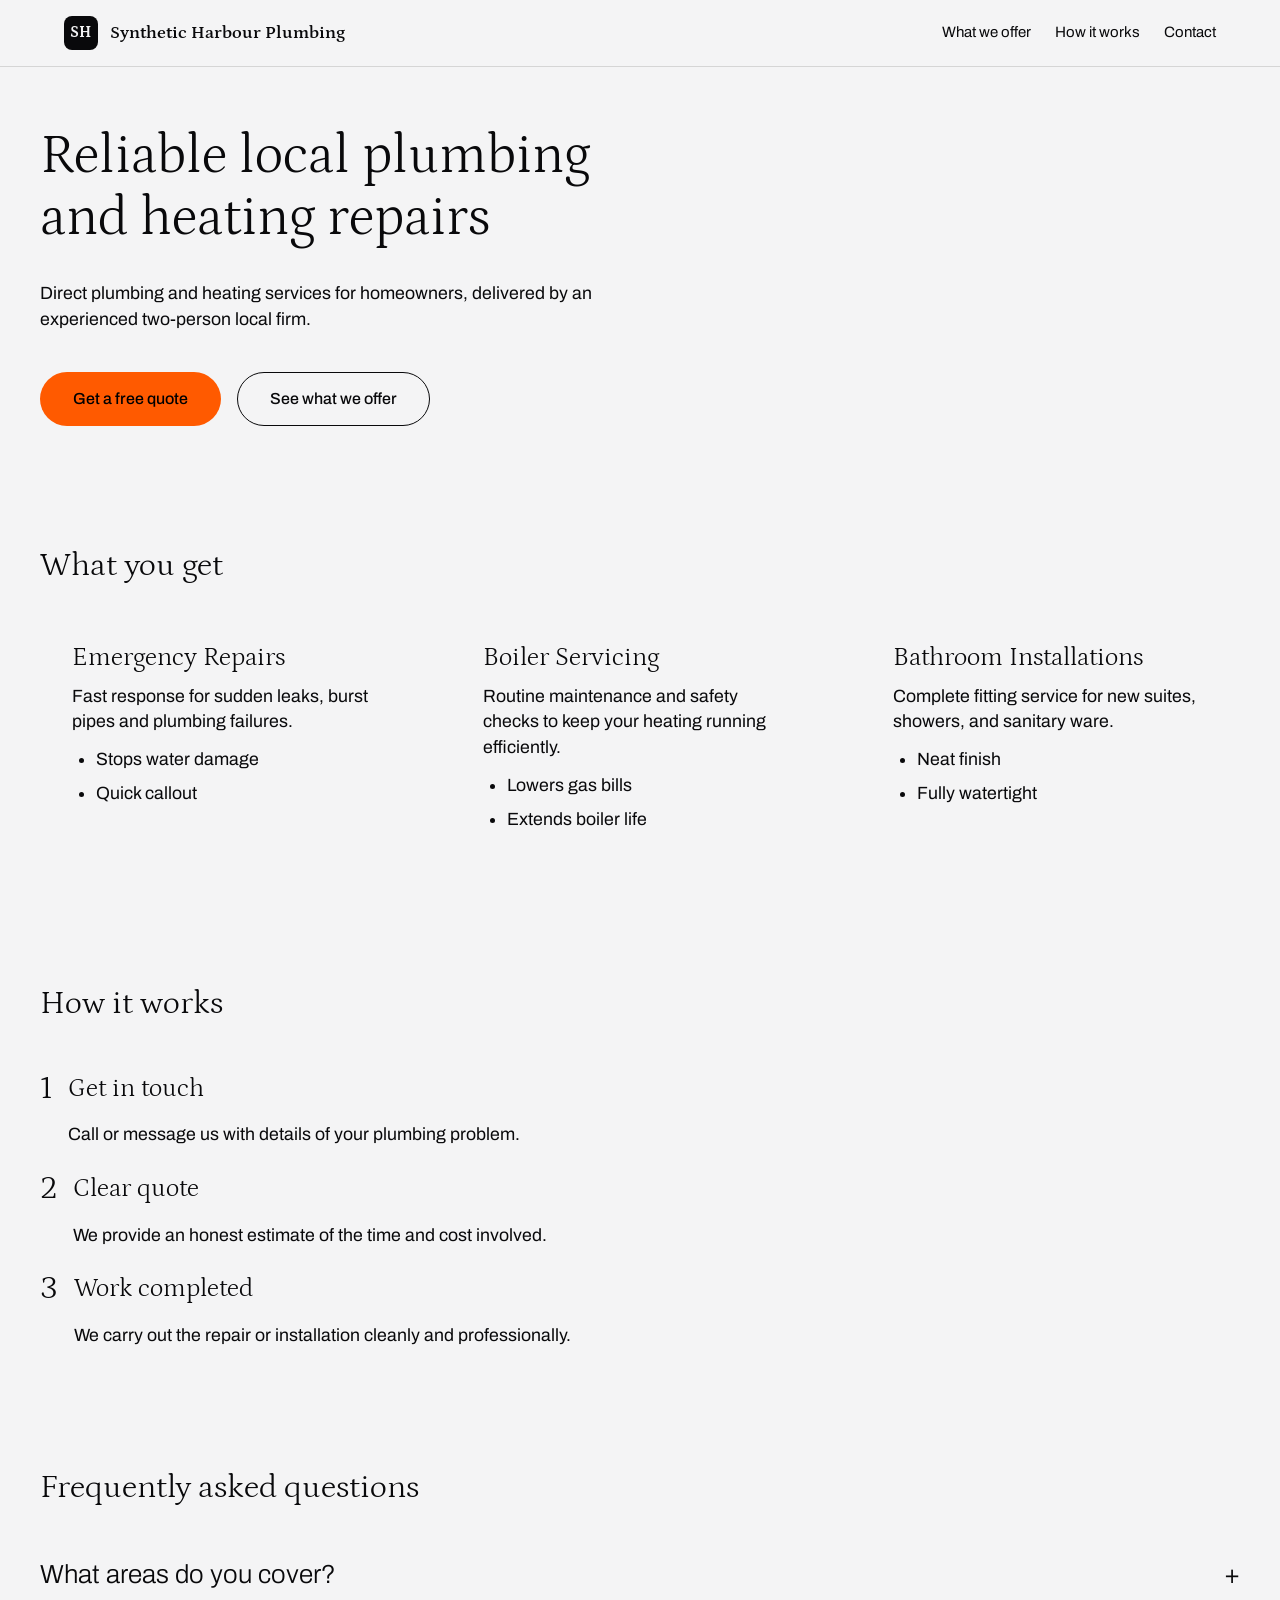
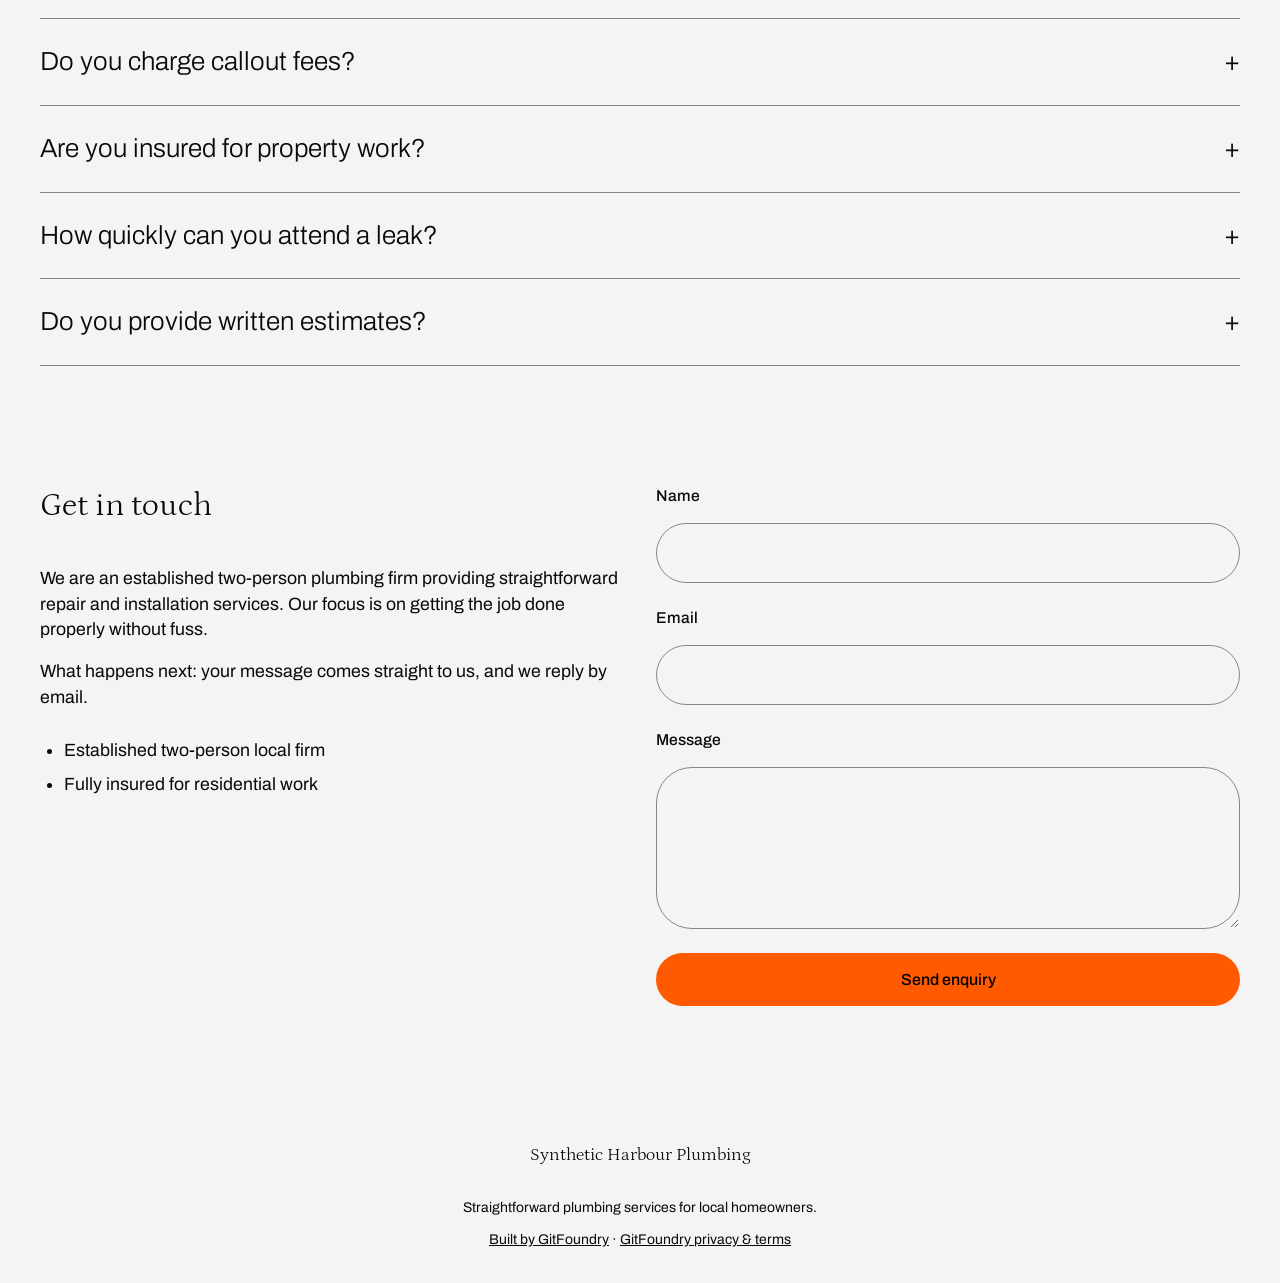
<file: index.html>
<!DOCTYPE html>
<html lang="en">
<head>
  <meta charset="UTF-8">
  <meta name="viewport" content="width=device-width, initial-scale=1.0">
  <title>Synthetic Harbour Plumbing — Reliable local plumbing and heating repairs</title>
  <meta name="description" content="Synthetic Harbour Plumbing provides reliable local plumbing and heating repairs, boiler servicing and installations for homeowners. Get a free quote today.">
  <link rel="icon" href="favicon.svg" type="image/svg+xml">
  <link href="https://fonts.googleapis.com/css2?family=Petrona:wght@100..900&family=Archivo:wght@300..700&display=swap" rel="stylesheet">
  <link rel="stylesheet" href="styles.css">
  <noscript><style>
  .menu-toggle { display: none !important; }
  </style></noscript>
  <meta property="og:title" content="Synthetic Harbour Plumbing">
  <meta property="og:description" content="Synthetic Harbour Plumbing provides reliable local plumbing and heating repairs, boiler servicing and installations for homeowners. Get a free quote today.">
  <meta property="og:image" content="og-image.png">
  <meta property="og:url" content="index.html">
  <meta property="og:type" content="website">
  <meta name="twitter:card" content="summary_large_image">
  <script type="application/ld+json">{"@context":"https://schema.org","@type":"ProfessionalService","name":"Synthetic Harbour Plumbing","description":"We are an established two-person plumbing firm providing straightforward repair and installation services. Our focus is on getting the job done properly without fuss."}</script>
</head>
<body>
<a class="skip-link" href="#main">Skip to content</a>
<header class="site-header" data-mobile-nav-open="false">
  <div class="site-header__inner">
    <a class="brand" href="index.html">
      <span class="brand__mark" aria-hidden="true">SH</span>
      <span class="brand__wordmark">Synthetic Harbour Plumbing</span>
    </a>
    <button type="button" class="menu-toggle" data-mobile-nav-toggle aria-controls="primary-nav" aria-expanded="false" aria-label="Toggle navigation">
      <span class="menu-toggle__bar" aria-hidden="true"></span>
      <span class="menu-toggle__bar" aria-hidden="true"></span>
      <span class="menu-toggle__bar" aria-hidden="true"></span>
    </button>
    <nav class="primary-nav" id="primary-nav" aria-label="Primary">
      <a href="#features-grid">What we offer</a>
      <a href="#process-steps">How it works</a>
      <a href="#contact-block">Contact</a>
    </nav>
  </div>
</header>

<main id="main">
<section data-section="hero-split" data-surface="dominant" id="hero-split" class="hero-split">
  <div class="container hero-split__inner">
    <div class="hero-split__text">
      <h1 class="hero-split__headline">Reliable local plumbing and heating repairs</h1>
      <p class="hero-split__sub">Direct plumbing and heating services for homeowners, delivered by an experienced two-person local firm.</p>
      <div class="hero-split__ctas">
        <a href="#contact" class="btn btn--primary">Get a free quote</a>
        <a href="#features-grid" class="btn btn--ghost">See what we offer</a>
      </div>
    </div>

  </div>
</section>
<section data-section="features-grid" data-surface="dominant" id="features-grid" class="features-grid">
  <div class="container">
    <h2 class="features-grid__title">What you get</h2>
    <div class="features-grid__cards">
      <article class="feature-card">
        <h3 class="feature-card__title">Emergency Repairs</h3>
        <p class="feature-card__desc">Fast response for sudden leaks, burst pipes and plumbing failures.</p>
        <ul class="feature-card__bullets"><li>Stops water damage</li><li>Quick callout</li></ul>
      </article>
      <article class="feature-card">
        <h3 class="feature-card__title">Boiler Servicing</h3>
        <p class="feature-card__desc">Routine maintenance and safety checks to keep your heating running efficiently.</p>
        <ul class="feature-card__bullets"><li>Lowers gas bills</li><li>Extends boiler life</li></ul>
      </article>
      <article class="feature-card">
        <h3 class="feature-card__title">Bathroom Installations</h3>
        <p class="feature-card__desc">Complete fitting service for new suites, showers, and sanitary ware.</p>
        <ul class="feature-card__bullets"><li>Neat finish</li><li>Fully watertight</li></ul>
      </article>
    </div>
  </div>
</section>
<section data-section="process-steps" data-surface="dominant" id="process-steps" class="process-steps">
  <div class="container">
    <div class="process-steps__intro">
    <h2 class="process-steps__title">How it works</h2>
    </div>
    <ol class="process-steps__list">
      <li class="process-step">
        <span class="process-step__num" aria-hidden="true">1</span>
        <div class="process-step__body">
          <h3 class="process-step__heading">Get in touch</h3>
          <p class="process-step__desc">Call or message us with details of your plumbing problem.</p>
        </div>
      </li>
      <li class="process-step">
        <span class="process-step__num" aria-hidden="true">2</span>
        <div class="process-step__body">
          <h3 class="process-step__heading">Clear quote</h3>
          <p class="process-step__desc">We provide an honest estimate of the time and cost involved.</p>
        </div>
      </li>
      <li class="process-step">
        <span class="process-step__num" aria-hidden="true">3</span>
        <div class="process-step__body">
          <h3 class="process-step__heading">Work completed</h3>
          <p class="process-step__desc">We carry out the repair or installation cleanly and professionally.</p>
        </div>
      </li>
    </ol>
  </div>
</section>
<section data-section="faq-accordion" data-surface="dominant" id="faq-accordion" class="faq-accordion">
  <div class="container">
    <h2 class="faq-accordion__title">Frequently asked questions</h2>
    <div class="faq-accordion__list">
      <details class="faq-item">
        <summary class="faq-item__question">What areas do you cover?</summary>
        <div class="faq-item__answer"><p>We cover the local town and surrounding residential areas for all plumbing and heating work.</p></div>
      </details>
      <details class="faq-item">
        <summary class="faq-item__question">Do you charge callout fees?</summary>
        <div class="faq-item__answer"><p>We are upfront about our rates before we visit your property to inspect any plumbing issue.</p></div>
      </details>
      <details class="faq-item">
        <summary class="faq-item__question">Are you insured for property work?</summary>
        <div class="faq-item__answer"><p>Yes, we hold comprehensive public liability insurance for all residential plumbing and heating services.</p></div>
      </details>
      <details class="faq-item">
        <summary class="faq-item__question">How quickly can you attend a leak?</summary>
        <div class="faq-item__answer"><p>We prioritise urgent leaks and aim to reach properties as quickly as our schedule allows.</p></div>
      </details>
      <details class="faq-item">
        <summary class="faq-item__question">Do you provide written estimates?</summary>
        <div class="faq-item__answer"><p>We provide clear, written cost estimates for all planned installation and repair work before starting.</p></div>
      </details>
    </div>
  </div>
</section>
<section data-section="contact-block" data-surface="dominant" id="contact" class="contact-block">
  <div class="container contact-block__inner" id="contact-block">
    <div class="contact-block__info">
      <h2 class="contact-block__title">Get in touch</h2>
      <p class="contact-block__about">We are an established two-person plumbing firm providing straightforward repair and installation services. Our focus is on getting the job done properly without fuss.</p>
      <p class="contact-block__promise">What happens next: your message comes straight to us, and we reply by email.</p>
      <ul class="contact-block__signals"><li>Established two-person local firm</li><li>Fully insured for residential work</li></ul>
    </div>
    <form class="contact-block__form" action="https://gitfoundry-worker-test.gitfoundry.workers.dev/api/site-enquiry" method="POST">
      <input type="hidden" name="subject" value="Enquiry from Synthetic Harbour Plumbing">
      <input type="hidden" name="page" value="index.html">
      <input type="text" name="_gotcha" tabindex="-1" autocomplete="off" aria-hidden="true" style="position:absolute;left:-9999px">
      <div class="form-field">
        <label for="contact-name" class="form-label">Name</label>
        <input id="contact-name" name="name" type="text" class="form-input" autocomplete="name" required>
      </div>
      <div class="form-field">
        <label for="contact-email" class="form-label">Email</label>
        <input id="contact-email" name="email" type="email" class="form-input" autocomplete="email" required>
      </div>
      <div class="form-field">
        <label for="contact-message" class="form-label">Message</label>
        <textarea id="contact-message" name="message" class="form-textarea" rows="5" required></textarea>
      </div>
      <button type="submit" class="btn btn--primary">Send enquiry</button>
    </form>
  </div>
</section>
</main>
<footer class="site-footer">
  <div class="container site-footer__inner">
    <p class="site-footer__brand">Synthetic Harbour Plumbing</p>
    <p class="site-footer__tagline">Straightforward plumbing services for local homeowners.</p>
    <p class="site-footer__built"><a href="https://gitfoundry.co.uk">Built by GitFoundry</a> · <a href="https://gitfoundry.co.uk/legal">GitFoundry privacy &amp; terms</a></p>
  </div>
</footer>
  <script src="mobile-nav.js" defer></script>
</body>
</html>
</file>
<file: styles.css>
/* Composable design stylesheet for style "editorial-zinc-grid-with-confetti-orange-punctuation". */
/* Compiled from reviewed style data by lib/design-css.mjs. The model never writes this file. */
:root {
  --colour-dominant: #f4f4f5;
  --colour-on-dominant: #09090b;
  --colour-supporting: #09090b;
  --colour-on-supporting: #ffffff;
  --colour-accent: #ff5a00;
  --colour-on-accent: #000000;
  --colour-muted: #52525b;
  --colour-border: #868688;
  --colour-focus: #09090b;
  --colour-on-dark-focus: #ffffff;
  --colour-error: #6b0014;
  --colour-success: #0b3d20;
  --font-display: "Petrona", Georgia, "Times New Roman", serif;
  --font-body: "Archivo", -apple-system, BlinkMacSystemFont, "Segoe UI", Roboto, Helvetica, Arial, sans-serif;
  --text-display: clamp(2.44rem, 2.112rem + 1.6400000000000001vw, 3.588rem);
  --leading-display: 1.12;
  --tracking-display: -0.02em;
  --weight-display: 300;
  --text-h1: clamp(1.906rem, 1.6497142857142857rem + 1.2814285714285714vw, 2.803rem);
  --leading-h1: 1.17;
  --tracking-h1: -0.015em;
  --weight-h1: 300;
  --text-h2: clamp(1.489rem, 1.288714285714286rem + 1.0014285714285711vw, 2.19rem);
  --leading-h2: 1.22;
  --tracking-h2: -0.01em;
  --weight-h2: 300;
  --text-h3: clamp(1.163rem, 1.0064285714285715rem + 0.7828571428571429vw, 1.711rem);
  --leading-h3: 1.32;
  --tracking-h3: 0em;
  --weight-h3: 300;
  --text-body: clamp(1rem, 0.9642857142857143rem + 0.17857142857142858vw, 1.125rem);
  --leading-body: 1.45;
  --tracking-body: 0em;
  --weight-body: 400;
  --text-small: 0.875rem;
  --leading-small: 1.35;
  --tracking-small: 0em;
  --weight-small: 400;
  --text-label: clamp(0.875rem, 0.8392857142857143rem + 0.17857142857142858vw, 1rem);
  --leading-label: 1.4;
  --tracking-label: 0.01em;
  --weight-label: 500;
  --text-button: 1rem;
  --leading-button: 1.2;
  --tracking-button: 0em;
  --weight-button: 500;
  --measure: 85ch;
  --space-0: 0.25rem;
  --space-1: 0.5rem;
  --space-2: 0.75rem;
  --space-3: 1rem;
  --space-4: 1.5rem;
  --space-5: 2rem;
  --space-6: 3rem;
  --space-7: 4rem;
  --space-8: 6rem;
  --gutter: clamp(1rem, 0.7142857142857143rem + 1.4285714285714286vw, 2rem);
  --section-gap: clamp(2rem, 1.4285714285714286rem + 2.857142857142857vw, 4rem);
  --content-max: 75rem;
  --radius: 2.25rem;
  --shadow: none;
  --colour-action: var(--colour-accent);
  --colour-on-action: var(--colour-on-accent);
  --card-border: none;
  --card-shadow: none;
  --control-min-height: 44px;
  --motion-fast: 120ms;
  --motion-normal: 200ms;
  --motion-slow: 320ms;
  --easing: cubic-bezier(0.2, 0, 0, 1);
}

*, *::before, *::after { box-sizing: border-box; }

body {
  margin: 0;
  font-family: var(--font-body);
  font-size: var(--text-body);
  line-height: var(--leading-body);
  background: var(--colour-dominant);
  color: var(--colour-on-dominant);
  overflow-wrap: anywhere;
}

/* anywhere, not break-word: only anywhere shrinks the min-content size, so a
   long word in a grid or flex child wraps instead of widening its track and
   bursting the page under 200% text enlargement. */
h1, h2, h3 { text-wrap: balance; overflow-wrap: anywhere; }

h1 {
  font-family: var(--font-display);
  font-size: var(--text-h1);
  font-weight: var(--weight-h1);
  line-height: var(--leading-h1);
  letter-spacing: var(--tracking-h1)em;
  margin-block: var(--space-6) var(--space-4);
}

h2 {
  font-family: var(--font-display);
  font-size: var(--text-h2);
  font-weight: var(--weight-h2);
  line-height: var(--leading-h2);
  letter-spacing: var(--tracking-h2)em;
  margin-block: var(--space-6) var(--space-3);
}

h3 {
  font-family: var(--font-display);
  font-size: var(--text-h3);
  font-weight: var(--weight-h3);
  line-height: var(--leading-h3);
  letter-spacing: var(--tracking-h3)em;
  margin-block: var(--space-5) var(--space-3);
}

p { max-width: var(--measure); }

small {
  font-size: var(--text-small);
  line-height: var(--leading-small);
}

label, .form-label {
  display: block;
  font-size: var(--text-label);
  font-weight: var(--weight-label);
  line-height: var(--leading-label);
  letter-spacing: var(--tracking-label)em;
  margin-block-end: var(--space-1);
}

.page-title {
  font-family: var(--font-display);
  font-size: var(--text-display);
  font-weight: var(--weight-display);
  line-height: var(--leading-display);
  letter-spacing: var(--tracking-display)em;
  /* An inner page's title sits outside a container: keep it inside the same gutters. */
  width: min(100% - (2 * var(--gutter)), var(--content-max));
  margin-inline: auto;
  padding-block-start: var(--section-gap);
  overflow-wrap: anywhere;
}

/* Semantic surfaces: every section colour resolves through these variables,
   so text always sits on its measured on-colour. */
[data-surface="dominant"] {
  --surface: var(--colour-dominant);
  --ink: var(--colour-on-dominant);
  background: var(--surface);
  color: var(--ink);
}

[data-surface="supporting"] {
  --surface: var(--colour-supporting);
  --ink: var(--colour-on-supporting);
  background: var(--surface);
  color: var(--ink);
}

[data-surface] :is(h1, h2, h3, p) { color: inherit; }

/* Plain links inherit their surface ink. Button-links are excluded: their
   colours come from the button rules below, and this selector would otherwise
   out-specify .btn--primary and paint accent buttons in body text. */
[data-surface] a:not(.btn) { color: inherit; }

/* Document rhythm: tight groups, generous separation. */
.container {
  width: min(100% - (2 * var(--gutter)), var(--content-max));
  margin-inline: auto;
}

main > section { padding-block: var(--section-gap); }

/* Hero compositions. */
.hero-centered__inner,
.hero-split__inner,
.hero-banner__inner {
  display: grid;
  gap: var(--space-5);
  align-items: center;
}

.hero-centered__headline,
.hero-split__headline,
.hero-banner__headline {
  font-family: var(--font-display);
  font-size: var(--text-display);
  font-weight: var(--weight-display);
  line-height: var(--leading-display);
  letter-spacing: var(--tracking-display)em;
  margin-block: 0 var(--space-3);
  /* No ch cap here: ch scales with font-size, so it cannot constrain a
     headline that is simply too large for its copy. Length is governed by the
     display scale in the style record instead. */
}

.hero-note {
  padding: var(--space-5);
  border-radius: var(--radius);
}

/* Feature compositions. */
.features-list__items { list-style: none; margin: 0; padding: 0; display: grid; gap: var(--space-4); }
.features-grid__cards { display: grid; gap: var(--space-5); }
.feature-card {
  padding: var(--space-5);
  border: var(--card-border);
  border-radius: var(--radius);
  box-shadow: var(--card-shadow);
}

/* Founder composition. */
.founder-story__inner { display: grid; gap: var(--space-5); align-items: start; }
.founder-story__image img { width: 100%; height: auto; display: block; border-radius: var(--radius); }

/* Process compositions. */
.process-steps__list,
.how-it-works__steps { list-style: none; margin: 0; padding: 0; display: grid; gap: var(--space-4); }

/* FAQ disclosures. */
details.faq-item { border-block-end: 1px solid var(--colour-border); padding-block: var(--space-3); }
details.faq-item summary {
  cursor: pointer;
  font-size: var(--text-h3);
  font-weight: var(--weight-h3);
  padding-block: var(--space-1);
  min-height: 44px;
}

/* Conversion compositions. */
.waitlist-capture__row { display: grid; gap: var(--space-3); }
.contact-block__inner { display: grid; gap: var(--space-5); }

/* Section roots: in-page anchors land with breathing room. Listing every
   root also keeps validator class coverage honest on the new path. */
.hero-centered,
.hero-split,
.hero-banner,
.features-list,
.features-grid,
.problem-solution,
.founder-story,
.process-steps,
.how-it-works,
.faq-accordion,
.cta-banner,
.waitlist-capture,
.contact-block,
.editorial-intro,
.manifesto-band,
.outcomes-band,
.capability-rows,
.work-index,
.image-triptych,
.client-logos { scroll-margin-top: var(--space-4); }

.waitlist-capture__inner { display: grid; gap: var(--space-4); align-content: start; }

/* Section element vocabulary: every class the catalogue renderers emit gets
   a token-driven rule, so validator class coverage holds on the new path. */
.hero-centered__copy,
.hero-split__text {
  display: grid;
  gap: var(--space-3);
  align-content: start;
}

.hero-centered__kicker,
.process-steps__eyebrow,
.founder-story__eyebrow,
.waitlist-capture__eyebrow,
.problem-solution__label {
  font-size: var(--text-label);
  font-weight: var(--weight-label);
  line-height: var(--leading-label);
  letter-spacing: var(--tracking-label)em;
  margin-block: 0 var(--space-2);
}

.hero-centered__sub,
.hero-split__sub,
.hero-banner__sub {
  font-size: var(--text-body);
  line-height: var(--leading-body);
  margin-block: 0 var(--space-4);
}

.hero-centered__ctas,
.hero-split__ctas {
  display: flex;
  flex-wrap: wrap;
  gap: var(--space-3);
  align-items: center;
}

/* WCAG 2.5.8 gives a standalone link a 24px minimum target. Declare it: left
   to the body leading, a style with tighter leading drops under the floor. */
.hero-centered__text-link {
  font-weight: var(--weight-button);
  text-underline-offset: 3px;
  display: inline-flex;
  align-items: center;
  min-height: 24px;
}

.hero-note {
  padding: var(--space-5);
  border-radius: var(--radius);
}

.hero-note__label {
  font-size: var(--text-label);
  font-weight: var(--weight-label);
  letter-spacing: var(--tracking-label)em;
  margin-block: 0 var(--space-2);
}

.hero-note__title {
  font-family: var(--font-display);
  font-size: var(--text-h3);
  font-weight: var(--weight-h3);
  line-height: var(--leading-h3);
  margin-block: 0 var(--space-2);
}

.hero-note__rule {
  border-block-start: 1px solid currentColor;
  opacity: 0.55;
  margin-block: var(--space-3);
}

.hero-note__body { margin-block: 0 var(--space-2); }
.hero-note__signoff { font-size: var(--text-small); margin-block: 0; }

.hero-split__image img { width: 100%; height: auto; display: block; border-radius: var(--radius); }

.features-list__title,
.features-grid__title,
.process-steps__title,
.how-it-works__title,
.faq-accordion__title,
.founder-story__title,
.contact-block__title,
.waitlist-capture__title,
.problem-solution__headline {
  font-family: var(--font-display);
  font-size: var(--text-h2);
  font-weight: var(--weight-h2);
  line-height: var(--leading-h2);
  letter-spacing: var(--tracking-h2)em;
  margin-block: 0 var(--space-4);
}

.hero-centered__inner:not(:has(.hero-note)) { grid-template-columns: 1fr; }

.features-list__item {
  display: grid;
  grid-template-columns: 1fr;
  gap: var(--space-3);
  padding-block: var(--space-3);
  border-block-start: 1px solid var(--colour-border);
}

.features-list__item:last-child { border-block-end: 1px solid var(--colour-border); }

.features-list__num {
  font-family: var(--font-display);
  font-size: var(--text-h3);
  font-weight: var(--weight-h3);
}

.features-list__body { display: grid; gap: var(--space-1); align-content: start; }

.features-list__name,
.feature-card__title,
.process-step__heading,
.how-step__heading {
  font-family: var(--font-display);
  font-size: var(--text-h3);
  font-weight: var(--weight-h3);
  line-height: var(--leading-h3);
  margin-block: 0 var(--space-1);
}

.features-list__desc,
.feature-card__desc,
.process-step__desc,
.how-step__desc { margin-block: 0; }

.features-list__bullets,
.feature-card__bullets,
.founder-story__signals,
.contact-block__signals {
  margin: var(--space-2) 0 0;
  padding-inline-start: var(--space-4);
  display: grid;
  gap: var(--space-1);
}

.problem-solution__inner { display: grid; gap: var(--space-5); }
.problem-solution__problem, .problem-solution__answer { display: grid; gap: var(--space-2); align-content: start; }
.problem-solution__body { margin-block: 0; }
.problem-solution__product {
  font-family: var(--font-display);
  font-size: var(--text-h3);
  font-weight: var(--weight-h3);
  margin-block: 0;
}

.founder-story__text { display: grid; gap: var(--space-2); align-content: start; }
.founder-story__body { margin-block: 0; }
.founder-story__subhead {
  font-family: var(--font-display);
  font-size: var(--text-h3);
  font-weight: var(--weight-h3);
  margin-block: var(--space-3) var(--space-1);
}
.founder-story__steps { margin: 0; padding-inline-start: var(--space-4); display: grid; gap: var(--space-1); }
.founder-story--no-image .founder-story__inner { grid-template-columns: 1fr; }

.process-steps__intro { display: grid; gap: var(--space-1); margin-block-end: var(--space-4); }
.process-step,
.how-step {
  display: grid;
  grid-template-columns: auto 1fr;
  gap: var(--space-3);
}
.process-step__body { display: grid; gap: var(--space-1); align-content: start; }
.process-step__num,
.how-step__num {
  font-family: var(--font-display);
  font-size: var(--text-h2);
  font-weight: var(--weight-h2);
  line-height: 1;
}

.faq-accordion__list { display: grid; }
.faq-item__question { display: flex; justify-content: space-between; align-items: baseline; gap: var(--space-3); cursor: pointer; list-style: none; }
.faq-item__question::-webkit-details-marker { display: none; }
.faq-item__question::after { content: "+"; flex: 0 0 auto; }
details[open] > .faq-item__question::after { content: "−"; }
.faq-item__answer p { margin-block: var(--space-2) 0; }

.cta-banner__inner { display: grid; gap: var(--space-3); justify-items: start; }
.cta-banner__hook { font-size: var(--text-h3); line-height: var(--leading-h3); margin-block: 0; }

.waitlist-capture__intro { display: grid; gap: var(--space-1); }
.waitlist-capture__form { display: grid; gap: var(--space-3); }
.waitlist-capture__label { margin-block-end: 0; }
/* 2026-09-10 — was white-space: nowrap, which defeated the grid/flex
   blowout guard (.waitlist-capture__row > *, line ~562) that every other
   button in this design system relies on to wrap instead of bursting the
   page under text enlargement. Explicit white-space: normal documents that
   decision and keeps this selector defined (validate-site.mjs requires
   every rendered class to have a rule). */
.waitlist-capture__btn { white-space: normal; }

.contact-block__info { display: grid; gap: var(--space-3); align-content: start; }
.contact-block__about,
.contact-block__hours,
.contact-block__promise { margin-block: 0; }
.contact-block__form { display: grid; gap: 0; align-content: start; }

.site-footer__inner { display: grid; gap: var(--space-2); }
.site-footer__brand { font-family: var(--font-display); font-weight: var(--weight-h3); }
.site-footer__tagline,
.site-footer__built { font-size: var(--text-small); margin-block: 0; }
/* The credit link must read on the footer's own surface, not the browser's default blue. */
.site-footer__built a { color: inherit; text-decoration: underline; }

/* Actions: primary rides the accent pair, secondary the supporting pair. */
.btn, button {
  font-family: var(--font-body);
  font-size: var(--text-button);
  font-weight: var(--weight-button);
  line-height: var(--leading-button);
  letter-spacing: var(--tracking-button)em;
}

.btn {
  display: inline-flex;
  align-items: center;
  justify-content: center;
  min-height: var(--control-min-height);
  padding: var(--space-3) var(--space-5);
  border-radius: var(--radius);
  text-decoration: none;
  border: 1px solid transparent;
}

.btn--primary {
  background: var(--colour-action);
  color: var(--colour-on-action);
}

.btn--ghost {
  background: transparent;
  border-color: currentColor;
  color: var(--colour-supporting);
}

[data-surface="supporting"] .btn--ghost { color: var(--colour-on-supporting); }

/* Form controls. */
.form-input, .form-textarea, .waitlist-capture__input {
  width: 100%;
  min-height: var(--control-min-height);
  padding: var(--space-3);
  font: inherit;
  color: inherit;
  background: transparent;
  border: 1px solid var(--colour-border);
  border-radius: var(--radius);
}

.form-field { display: grid; gap: var(--space-1); margin-block-end: var(--space-4); }
.form-error { color: var(--colour-error); font-weight: 600; }

/* Grid/flex blowout guard: text-bearing grid and flex children must shrink
   below their min-content size, or a long word bursts the page under text
   enlargement instead of wrapping. */
.hero-centered__inner > *,
.hero-split__inner > *,
.features-grid__cards > *,
.founder-story__inner > *,
.contact-block__inner > *,
.waitlist-capture__inner > *,
.waitlist-capture__row > *,
.problem-solution__inner > *,
.cta-banner__inner > *,
.hero-centered__ctas > *,
.hero-split__ctas > * {
  min-width: 0;
}

/* Navigation tokens for the polish-installed header. The header block owns
   colours and type size; these additive rules own layout and touch targets.
   (An earlier .site-nav block styled nothing — the header emits
   .primary-nav — so these target the real classes.) */
.primary-nav { display: flex; flex-wrap: wrap; gap: var(--space-3); align-items: center; }
.primary-nav a { text-decoration: none; padding-block: 0.25rem; }
.primary-nav a:hover { text-decoration: underline; text-underline-offset: 3px; }

/* The shared header toggle ships at 38px; the product default is 44px.
   min-height here does not disturb the header block's own box rules. */
.menu-toggle { min-height: 44px; }

/* Footer. */
.site-footer { padding-block: var(--section-gap) var(--space-5); }

/* State changes only: focus, hover, pressed. No entrance choreography, and
   never opacity zero as a prerequisite for visible content. */
a, button, .btn, input, textarea, summary {
  transition:
    color var(--motion-fast) var(--easing),
    background-color var(--motion-normal) var(--easing),
    border-color var(--motion-fast) var(--easing),
    box-shadow var(--motion-normal) var(--easing);
}

a:hover { text-decoration-thickness: 2px; }
.btn--primary:hover { filter: brightness(1.06); }
.btn--primary:active { filter: brightness(0.96); }
.btn:disabled, button:disabled { opacity: 0.55; cursor: not-allowed; }

:focus-visible {
  outline: 3px solid var(--colour-focus);
  outline-offset: 2px;
}

[data-surface="supporting"] :focus-visible { outline-color: var(--colour-on-dark-focus); }

@media (prefers-reduced-motion: reduce) {
  *, *::before, *::after {
    animation-duration: 0.01ms !important;
    animation-iteration-count: 1 !important;
    transition-duration: 0.01ms !important;
    scroll-behavior: auto !important;
  }
  html { scroll-behavior: auto; }
}

/* ── Hero atmosphere ───────────────────────────────────────────────────────
   A colour field drawn from the style's own palette. No image file, nothing
   licensed, nothing to store, and each style tints itself. Overlapping soft
   radial gradients read as depth the way a photograph does, without one.
   The scrim is what guarantees the text contrast — a gradient behind text
   cannot be measured, so it is never trusted on its own. */
.hero-atmosphere {
  position: relative;
  isolation: isolate;
  display: grid;
  align-items: end;
  min-height: min(86vh, 44rem);
  overflow: hidden;
  background: var(--colour-dominant);
  color: var(--colour-on-dominant);
}

.hero-atmosphere__field {
  position: absolute;
  inset: 0;
  z-index: -2;
  background: radial-gradient(120% 90% at 14% 12%, color-mix(in oklab, var(--colour-accent) 16%, var(--colour-dominant)) 0%, transparent 62%),
    radial-gradient(110% 100% at 86% 78%, color-mix(in oklab, var(--colour-muted) 12%, var(--colour-dominant)) 0%, transparent 70%),
    var(--colour-dominant);
}

/* Fixed, measurable darkening so the on-supporting ink always clears its
   contrast threshold regardless of where the gradient stops happen to land. */
.hero-atmosphere__scrim {
  position: absolute;
  inset: 0;
  z-index: -1;
  background: linear-gradient(to top, rgba(255, 255, 255, 0.35) 0%, rgba(255, 255, 255, 0.15) 60%, rgba(255, 255, 255, 0.05) 100%);
}

.hero-atmosphere__inner {
  padding-block: var(--section-gap);
  display: grid;
  justify-items: start;
  gap: var(--space-2);
}

.hero-atmosphere__kicker {
  font-size: var(--text-small);
  font-weight: var(--weight-label);
  letter-spacing: 0.14em;
  text-transform: uppercase;
  margin-block: 0;
  opacity: 0.85;
}

.hero-atmosphere__headline {
  font-family: var(--font-display);
  font-size: var(--text-display);
  font-weight: var(--weight-display);
  line-height: var(--leading-display);
  letter-spacing: var(--tracking-display)em;
  margin-block: 0 var(--space-2);
  max-width: 20ch;
}

.hero-atmosphere__sub {
  font-size: var(--text-body);
  line-height: var(--leading-body);
  margin-block: 0 var(--space-4);
  opacity: 0.92;
}

.hero-atmosphere__ctas {
  display: flex;
  flex-wrap: wrap;
  gap: var(--space-3);
  align-items: center;
}

.hero-atmosphere__ctas > * { min-width: 0; }

.hero-atmosphere__text-link {
  font-weight: var(--weight-button);
  text-underline-offset: 3px;
  display: inline-flex;
  align-items: center;
  min-height: 24px;
}

/* ── Editorial sections ────────────────────────────────────────────────────
   Asymmetric grids: a small-caps label in the left margin, a large headline,
   body copy in a middle column and a list on the right. Mobile-first, so each
   block is a readable stack until there is width for the real composition. */

/* A bleed section lets its own background and any full-width child run edge to
   edge. A .container child keeps its inset: the colour field bleeds, the words
   inside it do not. Without the :not() the container lost its gutter and text
   sat flush against the viewport edge. */
.section--bleed { padding-inline: 0; }
.section--bleed > *:not(.container) { width: 100%; max-width: none; margin-inline: 0; }

.editorial-intro__label,
.manifesto-band__label,
.outcomes-band__label,
.capability-rows__label,
.work-index__label,
.client-logos__label {
  font-size: var(--text-small);
  font-weight: var(--weight-label);
  letter-spacing: 0.12em;
  text-transform: uppercase;
  color: var(--colour-muted);
  margin-block: 0 var(--space-3);
}

[data-surface="supporting"] :is(.editorial-intro__label, .manifesto-band__label, .outcomes-band__label, .capability-rows__label, .work-index__label, .client-logos__label) {
  color: inherit;
  opacity: 0.72;
}

.editorial-intro__grid,
.manifesto-band__grid,
.outcomes-band__grid,
.capability-rows__grid,
.work-index__grid,
.client-logos__grid {
  display: grid;
  gap: var(--space-4);
  align-items: start;
}

/* h1 scale, not the hero's display scale. At display scale in these tracks a
   headline broke mid-word: overflow-wrap:anywhere is the safety net that stops
   a grid track bursting, and it splits a word that cannot fit, so the scale has
   to suit the column rather than the wrap mode being loosened. */
.manifesto-band__headline,
.outcomes-band__headline {
  font-family: var(--font-display);
  font-size: var(--text-h1);
  font-weight: var(--weight-display);
  line-height: var(--leading-h1);
  letter-spacing: var(--tracking-h1)em;
  margin-block: 0 var(--space-4);
  max-width: 16ch;
}

/* The introduction is a normal section, with the same heading hierarchy as
   services and FAQs. Its label sits above two balanced content columns. */
.editorial-intro__label { margin-block: 0; }
.editorial-intro__headline {
  font-family: var(--font-display);
  font-size: var(--text-h2);
  font-weight: var(--weight-h2);
  line-height: var(--leading-h2);
  letter-spacing: var(--tracking-h2);
  margin-block: 0;
  max-width: none;
}
.editorial-intro__body p { margin: 0; max-width: 42ch; }

/* Sits beside its own label in a narrower column, so it takes the step below
   the intro and manifesto headlines. */
.capability-rows__headline {
  font-family: var(--font-display);
  font-size: var(--text-h2);
  font-weight: var(--weight-h2);
  line-height: var(--leading-h2);
  letter-spacing: var(--tracking-h2)em;
  margin-block: 0 var(--space-4);
  max-width: 14ch;
}

.editorial-intro__body p,
.manifesto-band__body p { margin-block: 0 var(--space-3); }

.editorial-intro__keywords {
  list-style: none;
  margin: 0;
  padding: 0;
  display: grid;
  gap: var(--space-1);
  font-size: var(--text-small);
  letter-spacing: 0.1em;
  text-transform: uppercase;
  color: var(--colour-muted);
}

[data-surface="supporting"] .editorial-intro__keywords { color: inherit; opacity: 0.72; }

.outcomes-band__items {
  list-style: none;
  margin: 0;
  padding: 0;
  display: grid;
  gap: var(--space-4);
}

.outcomes-band__item {
  border-inline-start: 1px solid var(--colour-border);
  padding-inline-start: var(--space-3);
  min-width: 0;
}

[data-surface="supporting"] .outcomes-band__item { border-inline-start-color: currentColor; }

.outcomes-band__item-text {
  display: block;
  font-family: var(--font-display);
  font-size: var(--text-h3);
  line-height: var(--leading-h3);
}

.capability-rows__rows,
.work-index__rows {
  list-style: none;
  margin: 0;
  padding: 0;
  display: grid;
  gap: var(--space-4);
}

.capability-rows__row,
.work-index__row {
  display: grid;
  gap: var(--space-2);
  align-items: start;
  padding-block-end: var(--space-4);
  border-block-end: 1px solid var(--colour-border);
  min-width: 0;
}

[data-surface="supporting"] :is(.capability-rows__row, .work-index__row) { border-block-end-color: currentColor; }

.capability-rows__num,
.work-index__num {
  font-size: var(--text-small);
  color: var(--colour-muted);
  font-variant-numeric: tabular-nums;
}

[data-surface="supporting"] :is(.capability-rows__num, .work-index__num) { color: inherit; opacity: 0.72; }

.capability-rows__name,
.work-index__title {
  font-family: var(--font-display);
  font-size: var(--text-h3);
  font-weight: var(--weight-h3);
  line-height: var(--leading-h3);
  margin-block: 0 var(--space-1);
}

.work-index__title { display: block; }
/* Body stacks the row title over its description inside the row grid. */
.capability-rows__body {
  display: grid;
  gap: var(--space-1);
  align-content: start;
  min-width: 0;
}
.capability-rows__desc,
.work-index__desc { margin-block: 0; }

.capability-rows__media img,
.work-index__thumb img {
  width: 100%;
  height: auto;
  display: block;
  border-radius: var(--radius);
}

.image-triptych__cards {
  list-style: none;
  margin: 0;
  padding: 0;
  display: grid;
  gap: 1px;
}

.image-triptych__card {
  position: relative;
  display: grid;
  align-content: end;
  gap: var(--space-1);
  min-height: 18rem;
  padding: var(--space-5);
  background: var(--colour-supporting);
  color: var(--colour-on-supporting);
  overflow: hidden;
  min-width: 0;
}

.image-triptych__img {
  position: absolute;
  inset: 0;
  width: 100%;
  height: 100%;
  object-fit: cover;
}

.image-triptych__title,
.image-triptych__meta { position: relative; z-index: 1; }

/* Card text sits at the foot of the card over the photograph, so a scrim
   holds the supporting colour behind the words: the bottom of the card
   is the supporting surface itself, where the on-supporting ink already meets
   the 4.5:1 contract. Bright and dark photographs were verified in the
   browser gate (Package 5 fault injection). */
.image-triptych__card::after {
  content: "";
  position: absolute;
  inset: 0;
  background: linear-gradient(to top, var(--colour-supporting) 0%, var(--colour-supporting) 38%, transparent 72%);
  pointer-events: none;
}

/* Deliberate photo-free fallback: without photographs the cards need no
   photographic height, and the marker keeps the validator honest about the
   choice instead of passing silently. */
.image-triptych--no-photos .image-triptych__card { min-height: auto; }
.image-triptych--no-photos .image-triptych__card::after { content: none; }

.image-triptych__title {
  font-family: var(--font-display);
  font-size: var(--text-h2);
  font-weight: var(--weight-h2);
  line-height: var(--leading-h2);
}

.image-triptych__meta {
  font-size: var(--text-small);
  letter-spacing: 0.1em;
  opacity: 0.8;
}

.client-logos__items {
  list-style: none;
  margin: 0;
  padding: 0;
  display: flex;
  flex-wrap: wrap;
  gap: var(--space-4);
  align-items: center;
}

.client-logos__item {
  font-family: var(--font-display);
  font-size: var(--text-h3);
  line-height: var(--leading-h3);
  color: var(--colour-muted);
  min-width: 0;
}

[data-surface="supporting"] .client-logos__item { color: inherit; }

/* Grid/flex blowout guard for the editorial children. */
.editorial-intro__grid > *,
.manifesto-band__grid > *,
.outcomes-band__grid > *,
.capability-rows__grid > *,
.work-index__grid > *,
.client-logos__grid > *,
.outcomes-band__items > *,
.image-triptych__cards > *,
.capability-rows__row > *,
.work-index__row > * { min-width: 0; }

/* Mobile-first: single column stacks; wider layouts arrive with width. */
@media (min-width: 48rem) {
  .hero-split__inner { grid-template-columns: 1fr 1fr; }
  .features-grid__cards { grid-template-columns: repeat(2, 1fr); }
  .founder-story__inner { grid-template-columns: 0.9fr 1.1fr; }
  .contact-block__inner { grid-template-columns: 1fr 1fr; }
  .waitlist-capture__row { grid-template-columns: 1fr auto; }
}

@media (min-width: 64rem) {
  .features-grid__cards { grid-template-columns: repeat(3, 1fr); }
  .hero-centered__inner { grid-template-columns: 1.2fr 0.8fr; }

  /* Introduction: quiet label row, then heading and supporting copy. */
  .editorial-intro__grid { grid-template-columns: 1fr 1fr; column-gap: var(--space-7); row-gap: var(--space-4); }
  .editorial-intro__label { grid-column: 1 / -1; }
  .editorial-intro__headline { grid-column: 1; margin-block-end: 0; }
  .editorial-intro__body { grid-column: 2; }
  .editorial-intro__keywords { grid-column: 2; }

  .manifesto-band__grid { grid-template-columns: 9rem 1.6fr 1fr; column-gap: var(--space-5); }
  .manifesto-band__label { grid-column: 1; }
  .manifesto-band__headline { grid-column: 2; margin-block-end: 0; }
  .manifesto-band__body { grid-column: 3; }

  .outcomes-band__grid { grid-template-columns: 10rem 1fr; column-gap: var(--space-5); }
  .outcomes-band__label { grid-column: 1; grid-row: 1; }
  .outcomes-band__headline { grid-column: 2; grid-row: 1; }
  .outcomes-band__items { grid-column: 2; grid-row: 2; grid-auto-flow: column; grid-auto-columns: 1fr; }

  .capability-rows__grid { grid-template-columns: 18rem 1fr; grid-template-rows: min-content 1fr; align-content: start; column-gap: var(--space-5); }
  .capability-rows__label { grid-column: 1; grid-row: 1; }
  .capability-rows__headline { grid-column: 1; grid-row: 2; align-self: start; margin-block-end: 0; }
  .capability-rows__rows { grid-column: 2; grid-row: 1 / span 2; }
  .capability-rows__row { grid-template-columns: 4rem 1fr 12rem; column-gap: var(--space-4); }

  .work-index__grid { grid-template-columns: 10rem 1fr; column-gap: var(--space-5); }
  .work-index__rows { grid-column: 2; }
  .work-index__row { grid-template-columns: 4rem 12rem 1fr 10rem; column-gap: var(--space-4); align-items: baseline; }

  .client-logos__grid { grid-template-columns: 10rem 1fr; column-gap: var(--space-5); }

  .image-triptych__cards { grid-template-columns: repeat(3, 1fr); }
}

/* structural patches */
@media (min-width: 700px) { .features-grid__cards:has(.feature-card:nth-child(4)):not(:has(.feature-card:nth-child(5))){ grid-template-columns:repeat(2,1fr); } }
.hero-centered > p, .hero-centered__inner > p, .site-footer p, .section-heading > p { margin-inline:auto; }
section { padding-block: clamp(3rem, 6vw, 6rem); }
main, section, [class*="__inner"] { min-width: 0; max-width: 100%; }
h1, h2, h3, h4, h5, h6, p { overflow-wrap: anywhere; }

/* header-owned-by-polish-pack */
/* Polish pack owns this block. The validator checks the marker is present and
   the rule counts are unchanged. If you change it, run npm test. */
/* Skip link: off-screen until focused. ucas-0001 shipped a class-less one with
   no rule anywhere, so "Skip to content" sat on top of the header on every
   page. Owned here for the same reason the header is. */
.skip-link { position: absolute; left: -9999px; top: 0; z-index: 100; padding: 12px 20px; background: #09090b; color: #f4f4f5; text-decoration: none; }
.skip-link:focus { left: 0; }
.site-header { background: #f4f4f5; border-bottom: 1px solid #09090b22; font-family: Archivo; position: relative; }
.site-header__inner { max-width: 1200px; margin: 0 auto; padding: 16px 24px; display: flex; align-items: center; gap: 24px; }
.brand { display: inline-flex; align-items: center; gap: 12px; text-decoration: none; color: #09090b; }
.brand__mark { display: inline-grid; place-items: center; width: 34px; height: 34px; border-radius: 8px; background: #09090b; color: #f4f4f5; font-family: Petrona; font-weight: 700; font-size: 16px; letter-spacing: 0.02em; }
.brand__wordmark { font-family: Petrona; font-weight: 600; font-size: 18px; }
.primary-nav { display: flex; gap: 24px; margin-left: auto; align-items: center; }
.primary-nav a { color: #09090b; text-decoration: none; font-size: 15px; }
.primary-nav a:hover, .primary-nav a:focus { color: #ff5a00; }
.menu-toggle { display: none; background: transparent; border: 0; padding: 8px; cursor: pointer; }
.menu-toggle__bar { display: block; width: 22px; height: 2px; background: #09090b; margin: 4px 0; }
/* launch-minimal: brand + one link, and deliberately no burger to reveal it.
   The mobile rules below turn .primary-nav into a toggle-revealed panel, which
   on this mode would hide the only way to reach the waitlist at phone width —
   the exact failure lib/browser-quality.mjs raises as
   'launch-minimal-waitlist-invisible'. Higher specificity than the .primary-nav
   rules below, so it holds at every width regardless of source order. This is a
   reachability rule, not a styling choice; the mode's appearance is otherwise
   whatever the shared header rules above give it. */
.site-header--minimal .primary-nav { position: static; display: flex; padding: 0; border-bottom: 0; box-shadow: none; margin-left: auto; }
.site-header--minimal .menu-toggle { display: none; }
@media (max-width: 768px) {
  .menu-toggle { display: inline-block; }
  /* Mobile panel: a 1px palette-tinted border-bottom gives the menu a clear end
     on long link lists, and a palette-aware (primary-with-alpha) shadow keeps
     the popover inside the brand's own visual world instead of looking like a
     foreign element stacked on top of the page. The shadow replaces the
     hardcoded black rgba(0,0,0,0.06) the prior rule shipped, which read as a
     default browser popover on a designed page. */
  .primary-nav { position: absolute; top: 100%; left: 0; right: 0; background: #f4f4f5; flex-direction: column; align-items: stretch; padding: 16px 24px; gap: 12px; display: none; border-bottom: 1px solid #09090b22; box-shadow: 0 8px 24px #09090b40; }
  html[data-js="true"] .site-header[data-mobile-nav-open="false"] .primary-nav { display: none; }
  html[data-js="true"] .site-header[data-mobile-nav-open="true"] .primary-nav { display: flex; }
}
html[data-reduced-motion="true"] .site-header, html[data-reduced-motion="true"] .primary-nav { transition: none !important; }
/* end header-owned-by-polish-pack */
</file>
